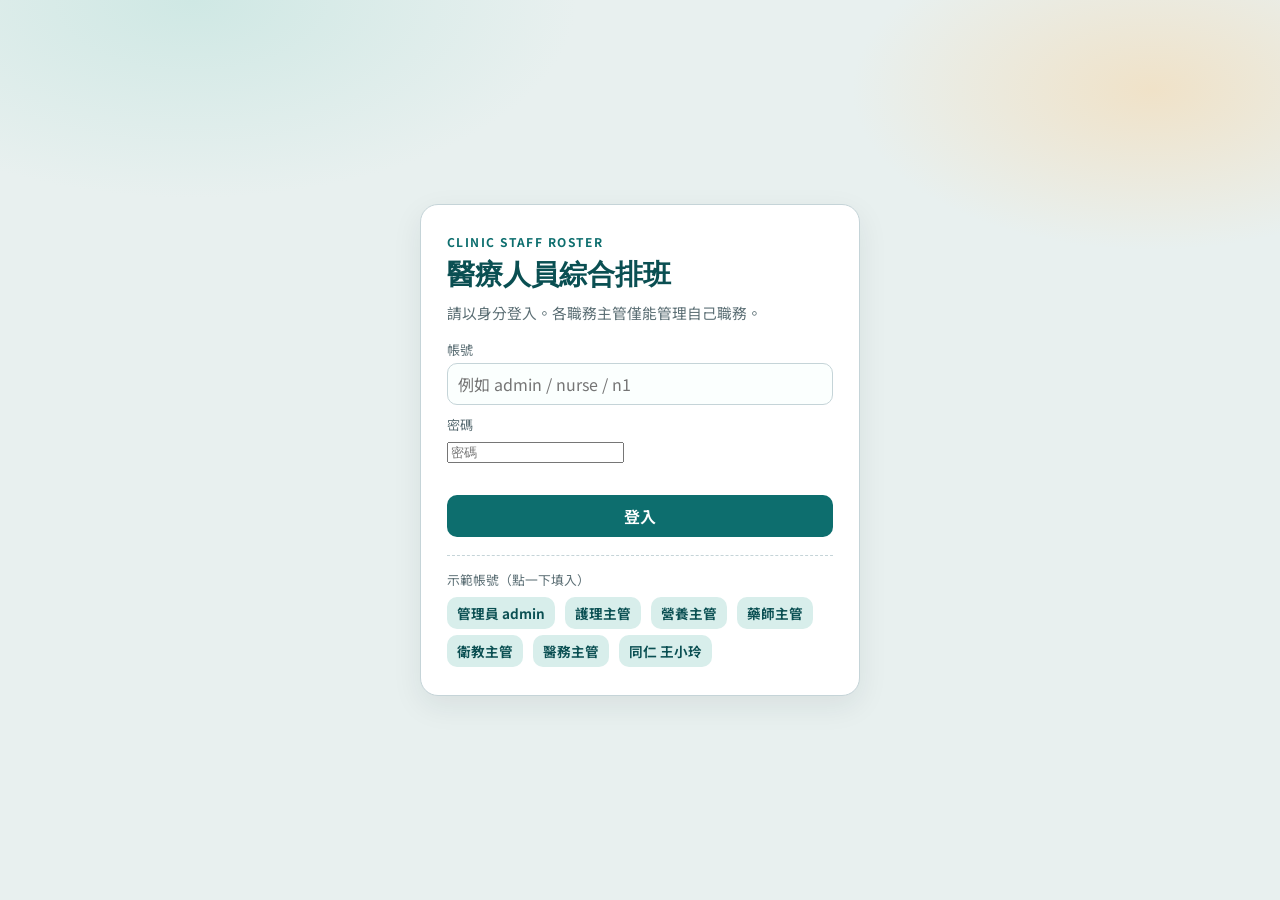
<file: index.html>
<!DOCTYPE html>
<html lang="zh-Hant">
<head>
  <meta charset="UTF-8" />
  <meta name="viewport" content="width=device-width, initial-scale=1" />
  <title>醫療人員綜合排班系統</title>
  <link rel="preconnect" href="https://fonts.googleapis.com" />
  <link rel="preconnect" href="https://fonts.gstatic.com" crossorigin />
  <link href="https://fonts.googleapis.com/css2?family=Fraunces:opsz,wght@9..144,560;9..144,650&family=Noto+Sans+TC:wght@400;500;700&display=swap" rel="stylesheet" />
  <link rel="stylesheet" href="./css/app.css" />
</head>
<body>
  <!-- 登入 -->
  <div id="loginGate" class="login-gate">
    <div class="login-card">
      <p class="login-kicker">Clinic Staff Roster</p>
      <h1>醫療人員綜合排班</h1>
      <p class="login-sub">請以身分登入。各職務主管僅能管理自己職務。</p>
      <form id="loginForm">
        <label class="field">帳號</label>
        <input id="loginUser" type="text" autocomplete="username" required placeholder="例如 admin / nurse / n1" />
        <label class="field" style="margin-top:10px">密碼</label>
        <input id="loginPass" type="password" autocomplete="current-password" required placeholder="密碼" />
        <p id="loginError" class="login-error"></p>
        <button type="submit" class="btn btn-primary" style="width:100%;margin-top:8px">登入</button>
      </form>
      <div class="quick-logins">
        <p>示範帳號（點一下填入）</p>
        <button type="button" class="btn btn-sm btn-ghost" data-quick-login data-user="admin" data-pass="admin">管理員 admin</button>
        <button type="button" class="btn btn-sm btn-ghost" data-quick-login data-user="nurse" data-pass="demo">護理主管</button>
        <button type="button" class="btn btn-sm btn-ghost" data-quick-login data-user="dietitian" data-pass="demo">營養主管</button>
        <button type="button" class="btn btn-sm btn-ghost" data-quick-login data-user="pharmacist" data-pass="demo">藥師主管</button>
        <button type="button" class="btn btn-sm btn-ghost" data-quick-login data-user="educator" data-pass="demo">衛教主管</button>
        <button type="button" class="btn btn-sm btn-ghost" data-quick-login data-user="medical" data-pass="demo">醫務主管</button>
        <button type="button" class="btn btn-sm btn-ghost" data-quick-login data-user="n1" data-pass="demo">同仁 王小玲</button>
      </div>
    </div>
  </div>

  <div id="appShell" class="app hidden">
    <header class="topbar">
      <div class="brand">
        <h1>醫療人員綜合排班</h1>
        <p>護理師 · 醫務 · 營養師 · 藥師 · 衛教師｜四周變形工時</p>
      </div>
      <div class="top-actions">
        <div id="sessionBadge" class="session-badge"></div>
        <button class="btn btn-primary" id="btnExcel" type="button">匯出 Excel</button>
        <button class="btn btn-ghost" id="btnExport" type="button">匯出 JSON</button>
        <button class="btn btn-ghost" id="btnImport" type="button">匯入</button>
        <input type="file" id="importFile" accept="application/json" class="hidden" />
        <button class="btn btn-danger" id="btnReset" type="button">重置示範</button>
        <button class="btn btn-ghost" id="btnLogout" type="button">登出</button>
      </div>
    </header>

    <div id="periodBar" class="period-bar"></div>

    <nav class="nav" aria-label="主選單">
      <button type="button" data-page="home" class="active">總覽</button>
      <button type="button" data-page="staff">人員名單</button>
      <button type="button" data-page="quotas">配班設定</button>
      <button type="button" data-page="self">自排班</button>
      <button type="button" data-page="month">期別排班</button>
      <button type="button" data-page="compliance">四周合規</button>
    </nav>

    <main id="view"></main>

    <footer class="note">
      本系統依《勞動基準法》第 30 條之 1（四週變形工時）與第 36 條設計檢核邏輯，僅供排班輔助。
      實際適用須為中央主管機關指定行業，並經工會或勞資會議同意。資料存於本機瀏覽器 localStorage；登入狀態存於 sessionStorage。
    </footer>
  </div>

  <script src="./js/rules.js"></script>
  <script src="./js/store.js"></script>
  <script src="./js/auth.js"></script>
  <script src="./js/scheduler.js"></script>
  <script src="./js/excel.js"></script>
  <script src="./js/app.js"></script>
</body>
</html>
</file>
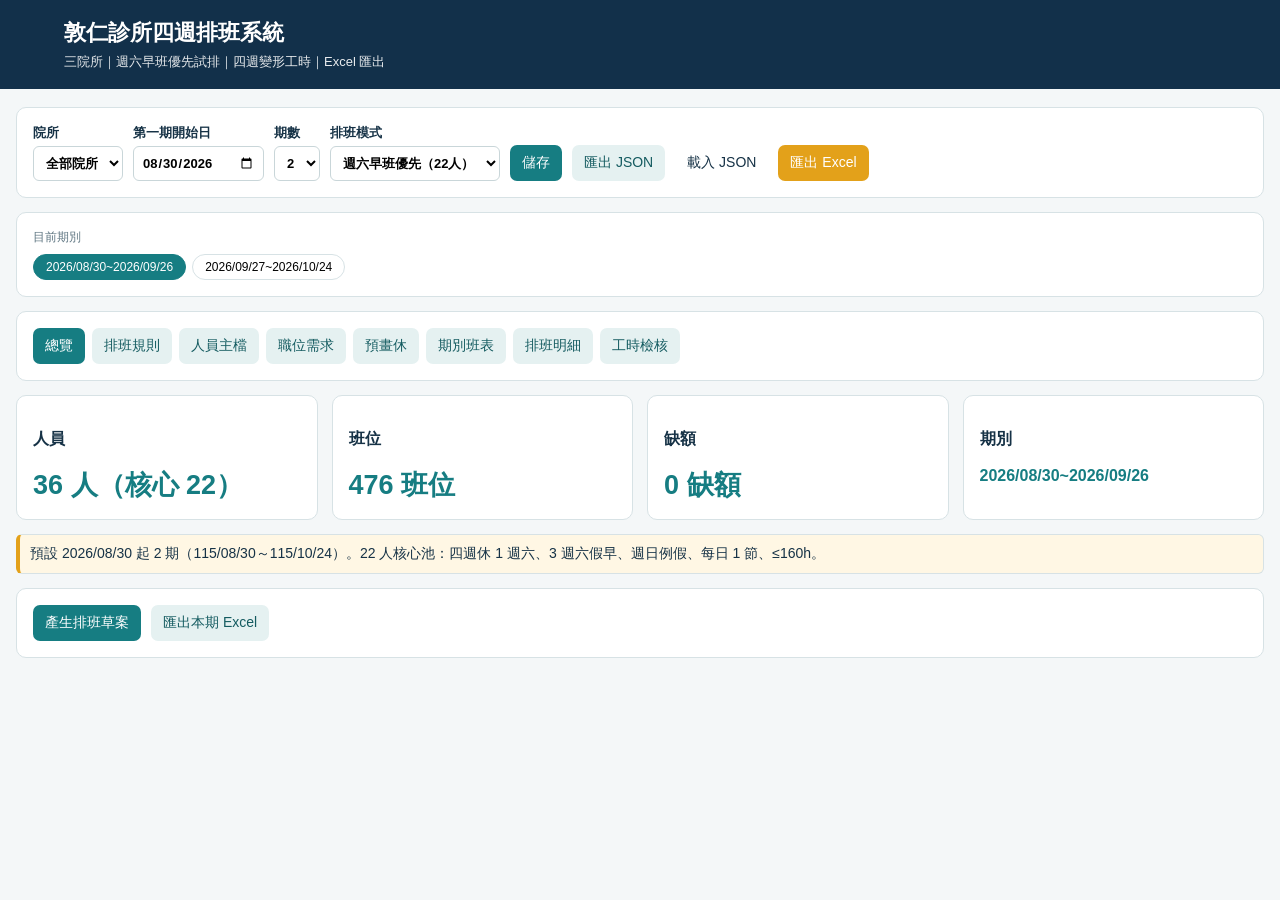
<file: dunren-roster/index.html>
<!doctype html>
<html lang="zh-Hant">
<head>
  <meta charset="utf-8">
  <meta name="viewport" content="width=device-width, initial-scale=1">
  <title>敦仁診所四週排班系統</title>
  <link rel="stylesheet" href="css/app.css">
</head>
<body>
  <header>
    <h1>敦仁診所四週排班系統</h1>
    <p>三院所｜週六早班優先試排｜四週變形工時｜Excel 匯出</p>
  </header>
  <main class="wrap">
    <div class="card row">
      <label class="field">院所<select id="siteFilter"></select></label>
      <label class="field">第一期開始日<input id="periodStart" type="date"></label>
      <label class="field">期數<select id="periodCount"><option>1</option><option>2</option><option>3</option><option>4</option><option>5</option><option>6</option></select></label>
      <label class="field">排班模式<select id="scheduleMode"><option value="sat-am-priority">週六早班優先（22人）</option><option value="demand">職位需求草案</option></select></label>
      <button type="button" class="primary" onclick="DRApp.save()">儲存</button>
      <button type="button" class="secondary" onclick="DRApp.exportJson()">匯出 JSON</button>
      <label class="file secondary">載入 JSON<input hidden type="file" accept="application/json" onchange="DRApp.importJson(event)"></label>
      <button type="button" class="amber" onclick="DRApp.exportExcel()">匯出 Excel</button>
      <span id="saveState" class="ok"></span>
    </div>
    <div class="card"><div class="muted">目前期別</div><div id="periodChips" class="period-chips"></div></div>
    <div class="card tabs">
      <button type="button" data-page="summary" onclick="DRApp.showPage('summary')">總覽</button>
      <button type="button" data-page="rules" onclick="DRApp.showPage('rules')">排班規則</button>
      <button type="button" data-page="staff" onclick="DRApp.showPage('staff')">人員主檔</button>
      <button type="button" data-page="positions" onclick="DRApp.showPage('positions')">職位需求</button>
      <button type="button" data-page="leave" onclick="DRApp.showPage('leave')">預畫休</button>
      <button type="button" data-page="matrix" onclick="DRApp.showPage('matrix')">期別班表</button>
      <button type="button" data-page="draft" onclick="DRApp.showPage('draft')">排班明細</button>
      <button type="button" data-page="compliance" onclick="DRApp.showPage('compliance')">工時檢核</button>
    </div>
    <section id="summary" class="page">
      <div class="grid">
        <div class="card"><h3>人員</h3><div class="kpi" id="staffKpi"></div></div>
        <div class="card"><h3>班位</h3><div class="kpi" id="slotsKpi"></div></div>
        <div class="card"><h3>缺額</h3><div class="kpi" id="gapsKpi"></div></div>
        <div class="card"><h3>期別</h3><div class="kpi" id="activePeriodLabel" style="font-size:16px"></div></div>
      </div>
      <div class="card warning">預設 2026/08/30 起 2 期（115/08/30～115/10/24）。22 人核心池：四週休 1 週六、3 週六假早、週日例假、每日 1 節、≤160h。</div>
      <div class="card row">
        <button type="button" class="primary" onclick="DRApp.generateDraft()">產生排班草案</button>
        <button type="button" class="secondary" onclick="DRApp.exportExcelCurrent()">匯出本期 Excel</button>
      </div>
    </section>
    <section id="rules" class="page hidden"><div class="card"><h2>排班分類</h2><p><strong>核心池 22 人</strong>：13 護理＋9 正職櫃檯，納入週六早班優先試排。</p><p><strong>補位池</strong>：黃家慈（兼職）。</p><p><strong>專業池</strong>：營養師、藥師、衛教師另行排班。</p></div></section>
    <section id="staff" class="page hidden"><div class="card"><input id="staffSearch" placeholder="搜尋姓名、職稱" oninput="DRApp.showPage('staff')"><table><thead><tr><th>編號</th><th>姓名</th><th>職稱</th><th>主要院所</th><th>主要職位</th><th>每週目標</th></tr></thead><tbody id="staffRows"></tbody></table></div></section>
    <section id="positions" class="page hidden"><div class="card"><table><thead><tr><th>院所</th><th>職位</th><th>職稱</th><th>早</th><th>午</th><th>晚</th><th>假早</th><th>假午</th></tr></thead><tbody id="demandRows"></tbody></table></div></section>
    <section id="leave" class="page hidden"><div class="card row"><label class="field">員工<select id="leaveStaff"></select></label><label class="field">日期<input id="leaveDate" type="date"></label><label class="field">節次<select id="leaveShift"><option value="ALL">全天</option><option value="E">早班</option><option value="A">午班</option><option value="N">晚班</option><option value="HE">假日早</option><option value="HA">假日午</option></select></label><button type="button" class="primary" onclick="DRApp.addLeave()">新增</button></div><table><thead><tr><th>員工</th><th>日期</th><th>節次</th><th></th></tr></thead><tbody id="leaveRows"></tbody></table></section>
    <section id="matrix" class="page hidden"><div class="card matrix-wrap"><table class="matrix"><thead id="matrixHead"></thead><tbody id="matrixBody"></tbody></table></div></section>
    <section id="draft" class="page hidden"><div class="card"><label class="field">期間<select id="draftPeriod" onchange="DRApp.showPage('draft')"></select></label><div id="draftAlerts"></div><table><thead><tr><th>日期</th><th>班別</th><th>院所</th><th>職位</th><th>人員</th><th>狀態</th></tr></thead><tbody id="draftRows"></tbody></table></div></section>
    <section id="compliance" class="page hidden"><div class="card"><table><thead><tr><th>人員</th><th>時數</th><th>休假</th><th>週六休/班</th><th>晚接早</th><th>狀態</th></tr></thead><tbody id="complianceRows"></tbody></table></div></section>
  </main>
  <script src="js/data.js"></script>
  <script src="js/rules.js"></script>
  <script src="js/scheduler.js"></script>
  <script src="js/excel.js"></script>
  <script src="js/app.js"></script>
</body>
</html>
</file>
<file: css/app.css>
:root {
  --ink: #1a2b2f;
  --muted: #5c6f75;
  --line: #c5d4d8;
  --paper: #f4f7f6;
  --panel: #ffffff;
  --teal: #0d6e6e;
  --teal-deep: #0a4f52;
  --teal-soft: #d8eeeb;
  --amber: #c47a12;
  --amber-soft: #f8ead3;
  --rose: #b33a3a;
  --rose-soft: #f6e0e0;
  --ok: #1f7a4c;
  --ok-soft: #d9f0e4;
  --shadow: 0 10px 30px rgba(26, 43, 47, 0.08);
  --radius: 14px;
  --font: "Noto Sans TC", "Microsoft JhengHei", sans-serif;
  --display: "Fraunces", "Noto Serif TC", Georgia, serif;
}

* { box-sizing: border-box; }
html, body { margin: 0; min-height: 100%; }
body {
  font-family: var(--font);
  color: var(--ink);
  background:
    radial-gradient(900px 420px at 10% -10%, #cfe8e4 0%, transparent 55%),
    radial-gradient(700px 380px at 100% 0%, #f0e2c8 0%, transparent 50%),
    linear-gradient(180deg, #e8f0ef 0%, var(--paper) 40%, #eef2f1 100%);
}

.app {
  max-width: 1280px;
  margin: 0 auto;
  padding: 20px 18px 48px;
}

.topbar {
  display: flex;
  flex-wrap: wrap;
  gap: 14px;
  align-items: flex-end;
  justify-content: space-between;
  margin-bottom: 18px;
}
.brand h1 {
  font-family: var(--display);
  font-weight: 600;
  font-size: clamp(1.55rem, 2.4vw, 2.1rem);
  margin: 0;
  letter-spacing: 0.02em;
  color: var(--teal-deep);
}
.brand p {
  margin: 4px 0 0;
  color: var(--muted);
  font-size: 0.92rem;
}

.top-actions { display: flex; gap: 8px; flex-wrap: wrap; align-items: center; }
.top-actions input[type="month"],
.top-actions input[type="date"],
.period-bar input[type="date"],
.period-bar select {
  padding: 8px 10px;
  border: 1px solid var(--line);
  border-radius: 10px;
  font: inherit;
  background: var(--panel);
}

.period-bar {
  display: flex;
  flex-wrap: wrap;
  gap: 10px;
  align-items: flex-end;
  margin-bottom: 14px;
  padding: 12px 14px;
  background: rgba(255, 255, 255, 0.82);
  border: 1px solid var(--line);
  border-radius: 14px;
  box-shadow: var(--shadow);
}
.period-bar .pb-group {
  display: flex;
  flex-direction: column;
  gap: 4px;
  min-width: 0;
}
.period-bar .pb-group label {
  font-size: 0.75rem;
  color: var(--muted);
  font-weight: 600;
}
.period-chips {
  display: flex;
  flex-wrap: wrap;
  gap: 6px;
  flex: 1;
  align-items: center;
}
.period-chip {
  border: 1px solid var(--line);
  background: #fff;
  border-radius: 999px;
  padding: 6px 12px;
  font-size: 0.8rem;
  cursor: pointer;
  color: var(--muted);
  font-family: inherit;
}
.period-chip.on {
  background: var(--teal-deep);
  color: #fff;
  border-color: var(--teal-deep);
}
.period-chip .idx {
  font-weight: 800;
  margin-right: 4px;
  opacity: 0.85;
}
.period-hint {
  width: 100%;
  margin: 0;
  font-size: 0.78rem;
  color: var(--muted);
}

.nav {
  display: flex;
  gap: 6px;
  flex-wrap: wrap;
  margin-bottom: 16px;
  padding: 6px;
  background: rgba(255,255,255,0.7);
  border: 1px solid var(--line);
  border-radius: 14px;
  backdrop-filter: blur(6px);
}
.nav button {
  border: 0;
  background: transparent;
  color: var(--muted);
  padding: 10px 14px;
  border-radius: 10px;
  font: inherit;
  font-weight: 600;
  cursor: pointer;
}
.nav button.active {
  background: var(--teal);
  color: #fff;
}
.nav button:hover:not(.active) { background: var(--teal-soft); color: var(--teal-deep); }

.panel {
  background: var(--panel);
  border: 1px solid var(--line);
  border-radius: var(--radius);
  box-shadow: var(--shadow);
  padding: 18px;
  margin-bottom: 14px;
}
.panel h2 {
  margin: 0 0 6px;
  font-size: 1.15rem;
  color: var(--teal-deep);
}
.panel .lead {
  margin: 0 0 14px;
  color: var(--muted);
  font-size: 0.92rem;
  line-height: 1.55;
}

.btn {
  border: 0;
  border-radius: 10px;
  padding: 9px 14px;
  font: inherit;
  font-weight: 650;
  cursor: pointer;
}
.btn-primary { background: var(--teal); color: #fff; }
.btn-primary:hover { background: var(--teal-deep); }
.btn-ghost { background: var(--teal-soft); color: var(--teal-deep); }
.btn-amber { background: var(--amber); color: #fff; }
.btn-danger { background: var(--rose-soft); color: var(--rose); }
.btn-sm { padding: 6px 10px; font-size: 0.85rem; }
.btn-row { display: flex; gap: 8px; flex-wrap: wrap; margin: 10px 0; }

.grid-2 { display: grid; grid-template-columns: 1.1fr 1fr; gap: 14px; }
@media (max-width: 900px) {
  .grid-2 { grid-template-columns: 1fr; }
}

label.field { display: block; font-size: 0.82rem; color: var(--muted); margin-bottom: 4px; }
input[type="text"], input[type="number"], select, textarea {
  width: 100%;
  padding: 8px 10px;
  border: 1px solid var(--line);
  border-radius: 10px;
  font: inherit;
  background: #fbfffe;
}
.form-row { display: grid; grid-template-columns: repeat(4, 1fr); gap: 8px; margin-bottom: 10px; }
@media (max-width: 800px) { .form-row { grid-template-columns: 1fr 1fr; } }

table.data {
  width: 100%;
  border-collapse: collapse;
  font-size: 0.9rem;
}
table.data th, table.data td {
  border: 1px solid var(--line);
  padding: 8px 10px;
  text-align: center;
  vertical-align: middle;
}
table.data th {
  background: linear-gradient(180deg, #e7f3f1, #d9ebe8);
  color: var(--teal-deep);
  font-weight: 700;
}
table.data td.name, table.data th.name { text-align: left; }
table.data tr:nth-child(even) td { background: #f7fbfa; }
table.data input[type="number"] { width: 64px; padding: 4px 6px; text-align: center; }

.role-tabs { display: flex; gap: 6px; flex-wrap: wrap; margin-bottom: 12px; }
.role-tabs button {
  border: 1px solid var(--line);
  background: #fff;
  border-radius: 999px;
  padding: 7px 12px;
  font: inherit;
  cursor: pointer;
  color: var(--muted);
}
.role-tabs button.on {
  background: var(--teal-deep);
  color: #fff;
  border-color: var(--teal-deep);
}

.chip {
  display: inline-block;
  padding: 2px 8px;
  border-radius: 999px;
  font-size: 0.78rem;
  font-weight: 700;
}
.chip-M { background: #d9eef8; color: #1a5f7a; }
.chip-A { background: #e4f3df; color: #2d6b2d; }
.chip-E { background: #f3e4f8; color: #6b2d7a; }
.chip-H { background: var(--amber-soft); color: #8a5608; }

.legend { display: flex; gap: 10px; flex-wrap: wrap; font-size: 0.82rem; color: var(--muted); margin: 8px 0 12px; }

.cal {
  display: grid;
  grid-template-columns: repeat(7, 1fr);
  gap: 8px;
}
.cal .hd {
  text-align: center;
  font-size: 0.8rem;
  font-weight: 700;
  color: var(--muted);
  padding: 4px;
}
.day-card {
  border: 1px solid var(--line);
  border-radius: 12px;
  min-height: 118px;
  padding: 8px;
  background: #fff;
}
.day-card.sun { background: #f3f5f5; opacity: 0.85; }
.day-card.sat { background: linear-gradient(180deg, #fff9ef, #fff); border-color: #e6d2a8; }
.day-card .dnum { font-weight: 800; color: var(--teal-deep); margin-bottom: 4px; }
.day-card .slot {
  font-size: 0.72rem;
  line-height: 1.35;
  margin-bottom: 3px;
  padding: 2px 4px;
  border-radius: 6px;
  background: #f2f7f6;
}
.day-card .slot.m { border-left: 3px solid #3a8fb7; }
.day-card .slot.a { border-left: 3px solid #4a9a4a; }
.day-card .slot.e { border-left: 3px solid #8a4aaa; }

.self-grid { overflow-x: auto; }
.self-grid table td { padding: 4px; }
.self-grid select {
  width: 100%;
  min-width: 72px;
  padding: 4px;
  font-size: 0.8rem;
}

.issue {
  border-radius: 10px;
  padding: 10px 12px;
  margin-bottom: 8px;
  font-size: 0.9rem;
}
.issue.error { background: var(--rose-soft); color: var(--rose); }
.issue.warn { background: var(--amber-soft); color: #8a5608; }
.issue.ok { background: var(--ok-soft); color: var(--ok); }

.stat-cards {
  display: grid;
  grid-template-columns: repeat(4, 1fr);
  gap: 10px;
  margin-bottom: 14px;
}
@media (max-width: 800px) { .stat-cards { grid-template-columns: 1fr 1fr; } }
.stat {
  background: linear-gradient(160deg, #eef7f6, #fff);
  border: 1px solid var(--line);
  border-radius: 12px;
  padding: 12px;
}
.stat .k { font-size: 0.78rem; color: var(--muted); }
.stat .v { font-family: var(--display); font-size: 1.45rem; color: var(--teal-deep); margin-top: 2px; }

.flow {
  display: grid;
  grid-template-columns: repeat(4, 1fr);
  gap: 8px;
  margin: 12px 0 4px;
}
@media (max-width: 800px) { .flow { grid-template-columns: 1fr 1fr; } }
.flow-step {
  border: 1px dashed var(--line);
  border-radius: 12px;
  padding: 10px 12px;
  background: #fbfefd;
}
.flow-step b { display: block; color: var(--teal-deep); margin-bottom: 4px; }
.flow-step span { font-size: 0.82rem; color: var(--muted); line-height: 1.4; }

.hidden { display: none !important; }
.scroll-x { overflow-x: auto; }
footer.note {
  margin-top: 18px;
  font-size: 0.8rem;
  color: var(--muted);
  line-height: 1.55;
}

/* 登入 */
.login-gate {
  min-height: 100vh;
  display: grid;
  place-items: center;
  padding: 24px;
  background:
    radial-gradient(700px 360px at 15% 0%, #cfe8e4 0%, transparent 55%),
    radial-gradient(600px 320px at 90% 10%, #f0e2c8 0%, transparent 50%),
    #e8f0ef;
}
.login-card {
  width: min(440px, 100%);
  background: #fff;
  border: 1px solid var(--line);
  border-radius: 18px;
  box-shadow: var(--shadow);
  padding: 28px 26px 22px;
}
.login-kicker {
  margin: 0;
  font-size: 0.75rem;
  letter-spacing: 0.12em;
  text-transform: uppercase;
  color: var(--teal);
  font-weight: 700;
}
.login-card h1 {
  font-family: var(--display);
  font-size: 1.75rem;
  margin: 6px 0 8px;
  color: var(--teal-deep);
}
.login-sub {
  margin: 0 0 16px;
  color: var(--muted);
  font-size: 0.92rem;
  line-height: 1.5;
}
.login-error {
  min-height: 1.2em;
  color: var(--rose);
  font-size: 0.88rem;
  margin: 8px 0 0;
}
.quick-logins {
  margin-top: 18px;
  padding-top: 14px;
  border-top: 1px dashed var(--line);
}
.quick-logins p {
  margin: 0 0 8px;
  font-size: 0.8rem;
  color: var(--muted);
}
.quick-logins .btn {
  margin: 0 6px 6px 0;
}

.session-badge {
  display: flex;
  flex-direction: column;
  align-items: flex-end;
  line-height: 1.25;
  margin-right: 4px;
  max-width: 160px;
}
.session-badge strong {
  font-size: 0.9rem;
  color: var(--teal-deep);
}
.session-badge span {
  font-size: 0.75rem;
  color: var(--muted);
}

code {
  font-family: ui-monospace, Consolas, monospace;
  font-size: 0.85em;
  background: #eef5f4;
  padding: 1px 5px;
  border-radius: 4px;
}

@media (max-width: 900px) {
  .top-actions {
    width: 100%;
  }
  .session-badge {
    align-items: flex-start;
    max-width: none;
  }
}
</file>
<file: dunren-roster/css/app.css>
:root {
  --navy: #12304a;
  --teal: #167d82;
  --pale: #eaf4f4;
  --line: #d7e2e5;
  --bg: #f4f7f8;
  --red: #b42318;
  --amber: #fff7e4;
}
* { box-sizing: border-box; }
body { margin: 0; background: var(--bg); font: 14px Arial, "Microsoft JhengHei", sans-serif; color: #163246; }
header { background: var(--navy); color: #fff; padding: 18px 5%; }
header h1 { margin: 0 0 5px; font-size: 22px; }
header p { margin: 0; opacity: 0.9; font-size: 13px; }
.wrap { max-width: 1400px; margin: 18px auto; padding: 0 16px; }
.card { background: #fff; border: 1px solid var(--line); border-radius: 10px; padding: 16px; margin-bottom: 14px; }
.row { display: flex; gap: 10px; align-items: end; flex-wrap: wrap; }
.tabs { display: flex; gap: 7px; flex-wrap: wrap; }
.tabs button { background: #e5f1f1; color: #145b60; }
.tabs button.active, button.primary { background: var(--teal); color: #fff; }
button, .file { border: 0; border-radius: 7px; padding: 9px 12px; font: inherit; cursor: pointer; }
button.danger { background: var(--red); color: #fff; }
button.secondary { background: #e5f1f1; color: #145b60; }
button.amber { background: #e3a11a; color: #fff; }
label.field { display: grid; gap: 4px; font-weight: bold; font-size: 13px; }
input, select { font: inherit; padding: 8px; border: 1px solid #c9d6d9; border-radius: 6px; background: #fff; }
table { border-collapse: collapse; width: 100%; background: #fff; }
th, td { padding: 8px; border-bottom: 1px solid var(--line); text-align: left; vertical-align: top; }
th { background: var(--pale); white-space: nowrap; }
.hidden { display: none !important; }
.muted { color: #607783; font-size: 12px; }
.warning { background: var(--amber); border-left: 4px solid #e3a11a; padding: 10px; border-radius: 6px; }
.bad { color: var(--red); font-weight: bold; }
.ok { color: #08745d; font-weight: bold; }
.grid { display: grid; grid-template-columns: repeat(auto-fit, minmax(230px, 1fr)); gap: 14px; }
.kpi { font-size: 27px; font-weight: bold; color: var(--teal); }
.weekend { background: #fff8ef; }
.period-chips { display: flex; flex-wrap: wrap; gap: 6px; margin-top: 8px; }
.period-chip { border: 1px solid var(--line); background: #fff; border-radius: 999px; padding: 5px 12px; font-size: 12px; cursor: pointer; }
.period-chip.on { background: var(--teal); color: #fff; border-color: var(--teal); }
.matrix-wrap { overflow-x: auto; }
.matrix { font-size: 11px; }
.matrix th, .matrix td { padding: 4px 6px; text-align: center; white-space: nowrap; }
.matrix td.name { text-align: left; font-weight: bold; }
</file>
